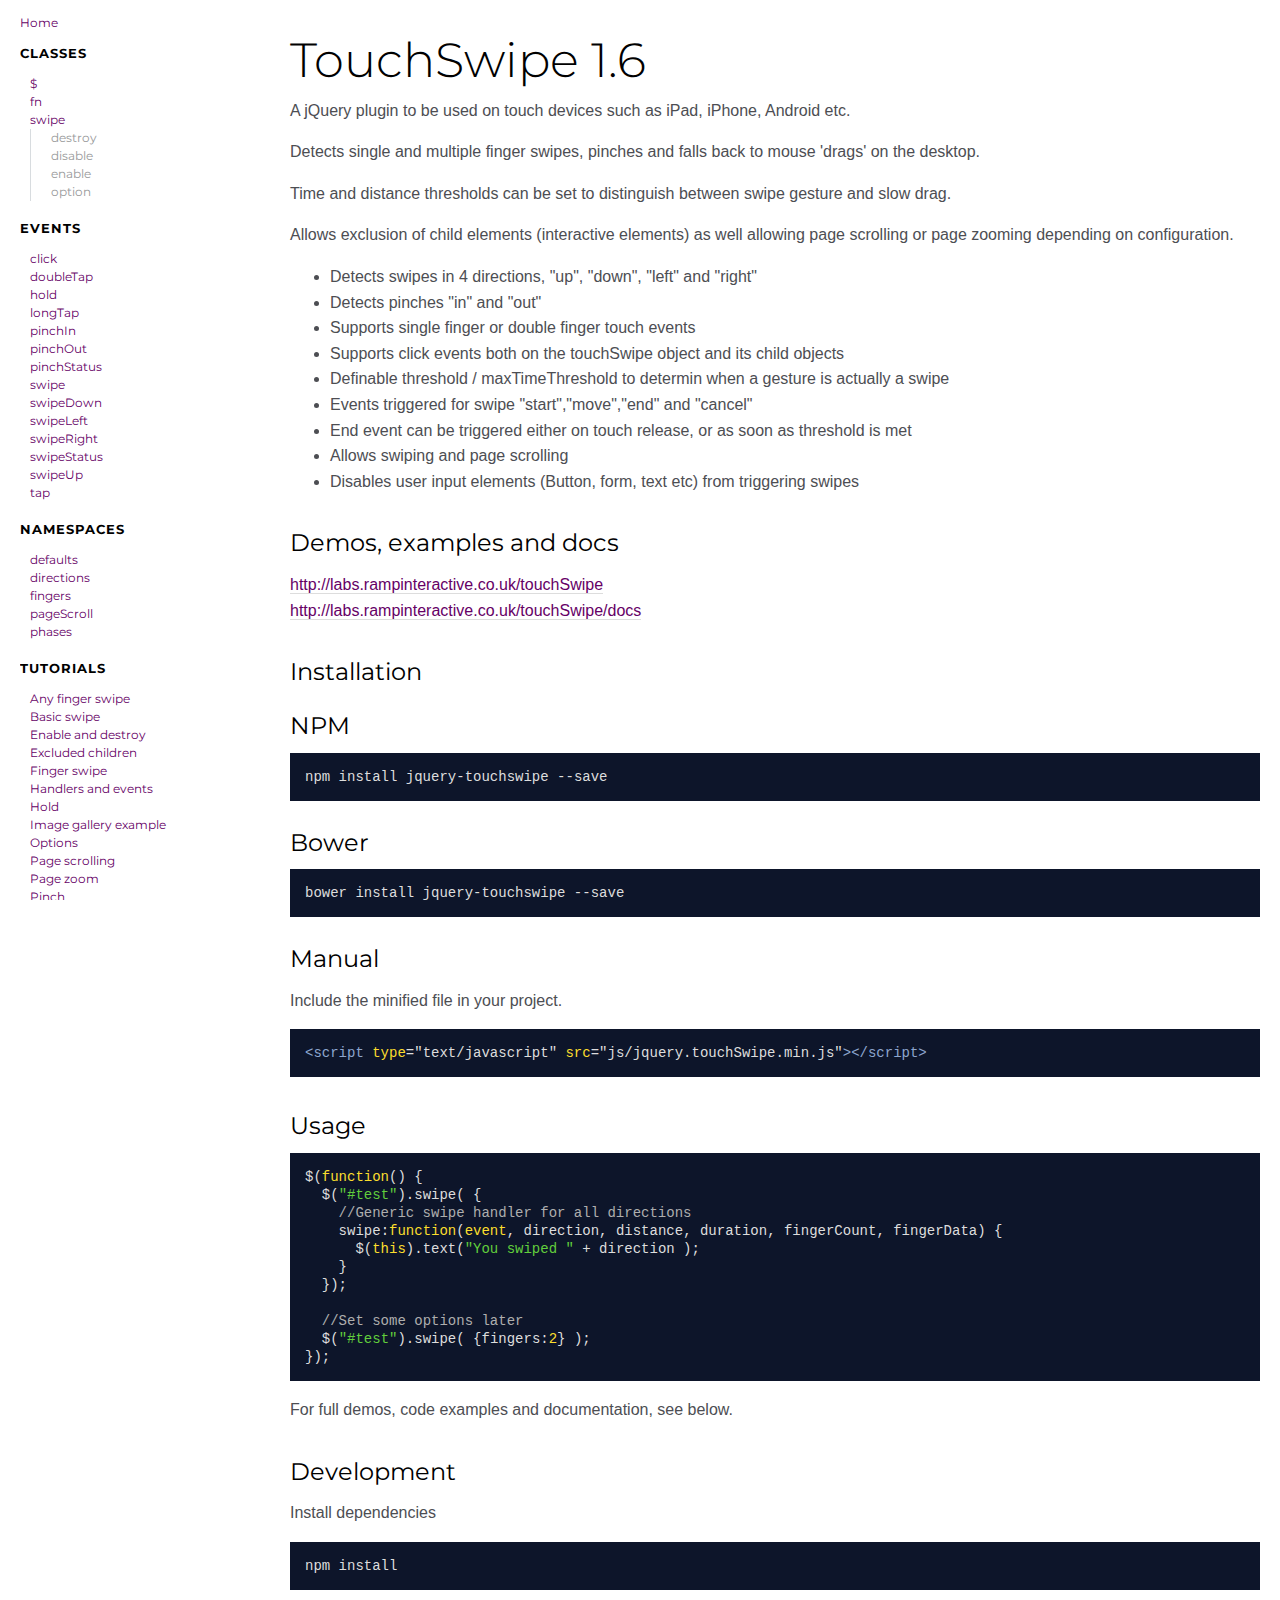
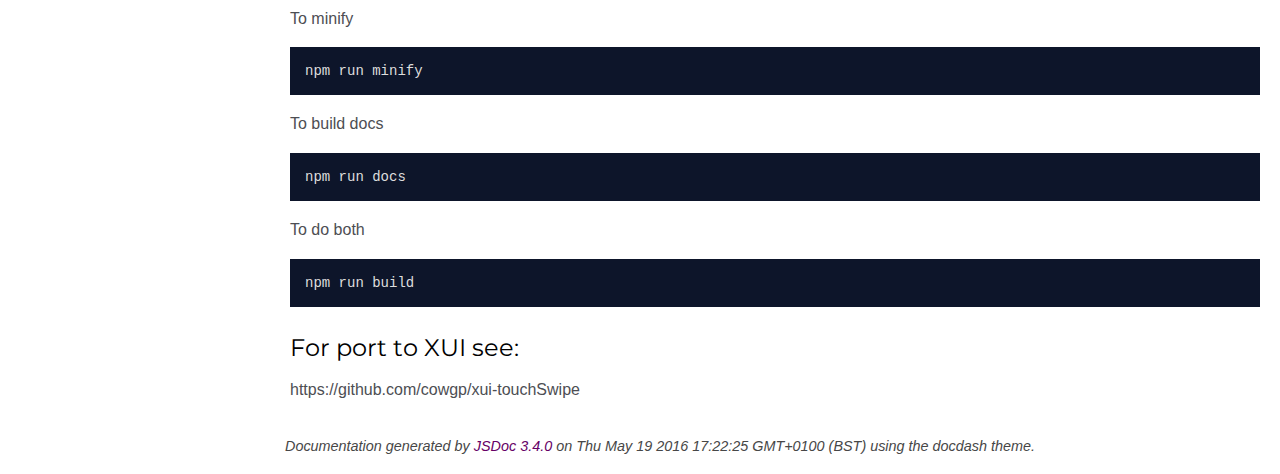
<file: swipe/swipe/docs/index.html>
<!DOCTYPE html>
<html lang="en">
<head>
    <meta charset="utf-8">
    <title>Home - Documentation</title>

    <script src="scripts/prettify/prettify.js"></script>
    <script src="scripts/prettify/lang-css.js"></script>
    <!--[if lt IE 9]>
      <script src="//html5shiv.googlecode.com/svn/trunk/html5.js"></script>
    <![endif]-->
    <link type="text/css" rel="stylesheet" href="https://code.ionicframework.com/ionicons/2.0.1/css/ionicons.min.css">
    <link type="text/css" rel="stylesheet" href="styles/prettify.css">
    <link type="text/css" rel="stylesheet" href="styles/jsdoc.css">
</head>
<body>

<input type="checkbox" id="nav-trigger" class="nav-trigger" />
<label for="nav-trigger" class="navicon-button x">
  <div class="navicon"></div>
</label>

<label for="nav-trigger" class="overlay"></label>

<nav>
    <h2><a href="index.html">Home</a></h2><h3>Classes</h3><ul><li><a href="$.html">$</a></li><li><a href="$.fn.html">fn</a></li><li><a href="$.fn.swipe.html">swipe</a><ul class='methods'><li data-type='method'><a href="$.fn.swipe.html#destroy">destroy</a></li><li data-type='method'><a href="$.fn.swipe.html#disable">disable</a></li><li data-type='method'><a href="$.fn.swipe.html#enable">enable</a></li><li data-type='method'><a href="$.fn.swipe.html#option">option</a></li></ul></li></ul><h3>Events</h3><ul><li><a href="$.fn.swipe.html#event:click">click</a></li><li><a href="$.fn.swipe.html#event:doubleTap">doubleTap</a></li><li><a href="$.fn.swipe.html#event:hold">hold</a></li><li><a href="$.fn.swipe.html#event:longTap">longTap</a></li><li><a href="$.fn.swipe.html#event:pinchIn">pinchIn</a></li><li><a href="$.fn.swipe.html#event:pinchOut">pinchOut</a></li><li><a href="$.fn.swipe.html#event:pinchStatus">pinchStatus</a></li><li><a href="$.fn.swipe.html#event:swipe">swipe</a></li><li><a href="$.fn.swipe.html#event:swipeDown">swipeDown</a></li><li><a href="$.fn.swipe.html#event:swipeLeft">swipeLeft</a></li><li><a href="$.fn.swipe.html#event:swipeRight">swipeRight</a></li><li><a href="$.fn.swipe.html#event:swipeStatus">swipeStatus</a></li><li><a href="$.fn.swipe.html#event:swipeUp">swipeUp</a></li><li><a href="$.fn.swipe.html#event:tap">tap</a></li></ul><h3>Namespaces</h3><ul><li><a href="$.fn.swipe.defaults.html">defaults</a></li><li><a href="$.fn.swipe.directions.html">directions</a></li><li><a href="$.fn.swipe.fingers.html">fingers</a></li><li><a href="$.fn.swipe.pageScroll.html">pageScroll</a></li><li><a href="$.fn.swipe.phases.html">phases</a></li></ul><h3>Tutorials</h3><ul><li><a href="tutorial-Any_finger_swipe.html">Any finger swipe</a></li><li><a href="tutorial-Basic_swipe.html">Basic swipe</a></li><li><a href="tutorial-Enable_and_destroy.html">Enable and destroy</a></li><li><a href="tutorial-Excluded_children.html">Excluded children</a></li><li><a href="tutorial-Finger_swipe.html">Finger swipe</a></li><li><a href="tutorial-Handlers_and_events.html">Handlers and events</a></li><li><a href="tutorial-Hold.html">Hold</a></li><li><a href="tutorial-Image_gallery_example.html">Image gallery example</a></li><li><a href="tutorial-Options.html">Options</a></li><li><a href="tutorial-Page_scrolling.html">Page scrolling</a></li><li><a href="tutorial-Page_zoom.html">Page zoom</a></li><li><a href="tutorial-Pinch.html">Pinch</a></li><li><a href="tutorial-Pinch_and_Swipe.html">Pinch and Swipe</a></li><li><a href="tutorial-Pinch_status.html">Pinch status</a></li><li><a href="tutorial-Single_swipe.html">Single swipe</a></li><li><a href="tutorial-Stop_propegation.html">Stop propegation</a></li><li><a href="tutorial-Swipe_status.html">Swipe status</a></li><li><a href="tutorial-Tap_vs_swipe.html">Tap vs swipe</a></li><li><a href="tutorial-Thresholds.html">Thresholds</a></li><li><a href="tutorial-Trigger_handlers.html">Trigger handlers</a></li><li><a href="tutorial-index_.html">index</a></li></ul>
</nav>

<div id="main">
    

    



    









    


    <section class="readme">
        <article><h1>TouchSwipe 1.6</h1><p>A jQuery plugin to be used on touch devices such as iPad, iPhone, Android etc.</p>
<p>Detects single and multiple finger swipes, pinches and falls back to mouse 'drags' on the desktop.</p>
<p>Time and distance thresholds can be set to distinguish between swipe gesture and slow drag.</p>
<p>Allows exclusion of child elements (interactive elements) as well allowing page scrolling or page zooming depending on configuration.</p>
<ul>
<li>Detects swipes in 4 directions, &quot;up&quot;, &quot;down&quot;, &quot;left&quot; and &quot;right&quot;</li>
<li>Detects pinches &quot;in&quot; and &quot;out&quot;</li>
<li>Supports single finger or double finger touch events</li>
<li>Supports click events both on the touchSwipe object and its child objects</li>
<li>Definable threshold / maxTimeThreshold to determin when a gesture is actually a swipe</li>
<li>Events triggered for swipe &quot;start&quot;,&quot;move&quot;,&quot;end&quot; and &quot;cancel&quot;</li>
<li>End event can be triggered either on touch release, or as soon as threshold is met</li>
<li>Allows swiping and page scrolling</li>
<li>Disables user input elements (Button, form, text etc) from triggering swipes</li>
</ul>
<h2>Demos, examples and docs</h2><p><a href="http://labs.rampinteractive.co.uk/touchSwipe">http://labs.rampinteractive.co.uk/touchSwipe</a><br><a href="http://labs.rampinteractive.co.uk/touchSwipe/docs">http://labs.rampinteractive.co.uk/touchSwipe/docs</a></p>
<h2>Installation</h2><h3>NPM</h3><pre class="prettyprint source lang-bash"><code>npm install jquery-touchswipe --save</code></pre><h3>Bower</h3><pre class="prettyprint source lang-bash"><code>bower install jquery-touchswipe --save</code></pre><h3>Manual</h3><p>Include the minified file in your project.</p>
<pre class="prettyprint source lang-html"><code>&lt;script type=&quot;text/javascript&quot; src=&quot;js/jquery.touchSwipe.min.js&quot;>&lt;/script></code></pre><h2>Usage</h2><pre class="prettyprint source lang-javascript"><code>$(function() {
  $(&quot;#test&quot;).swipe( {
    //Generic swipe handler for all directions
    swipe:function(event, direction, distance, duration, fingerCount, fingerData) {
      $(this).text(&quot;You swiped &quot; + direction );  
    }
  });

  //Set some options later
  $(&quot;#test&quot;).swipe( {fingers:2} );
});</code></pre><p>For full demos, code examples and documentation, see below.</p>
<h2>Development</h2><p>Install dependencies</p>
<pre class="prettyprint source lang-bash"><code>npm install</code></pre><p>To minify</p>
<pre class="prettyprint source lang-bash"><code>npm run minify</code></pre><p>To build docs</p>
<pre class="prettyprint source lang-bash"><code>npm run docs</code></pre><p>To do both</p>
<pre class="prettyprint source lang-bash"><code>npm run build</code></pre><h3>For port to XUI see:</h3><p>https://github.com/cowgp/xui-touchSwipe</p></article>
    </section>






</div>

<br class="clear">

<footer>
    Documentation generated by <a href="https://github.com/jsdoc3/jsdoc">JSDoc 3.4.0</a> on Thu May 19 2016 17:22:25 GMT+0100 (BST) using the docdash theme.
</footer>

<script>prettyPrint();</script>
<script src="scripts/linenumber.js"></script>
</body>
</html>
</file>
<file: swipe/swipe/docs/styles/prettify.css>
.pln {
  color: #ddd;
}

/* string content */
.str {
  color: #61ce3c;
}

/* a keyword */
.kwd {
  color: #fbde2d;
}

/* a comment */
.com {
  color: #aeaeae;
}

/* a type name */
.typ {
  color: #8da6ce;
}

/* a literal value */
.lit {
  color: #fbde2d;
}

/* punctuation */
.pun {
  color: #ddd;
}

/* lisp open bracket */
.opn {
  color: #000000;
}

/* lisp close bracket */
.clo {
  color: #000000;
}

/* a markup tag name */
.tag {
  color: #8da6ce;
}

/* a markup attribute name */
.atn {
  color: #fbde2d;
}

/* a markup attribute value */
.atv {
  color: #ddd;
}

/* a declaration */
.dec {
  color: #EF5050;
}

/* a variable name */
.var {
  color: #c82829;
}

/* a function name */
.fun {
  color: #4271ae;
}

/* Specify class=linenums on a pre to get line numbering */
ol.linenums {
  margin-top: 0;
  margin-bottom: 0;
}
</file>
<file: swipe/swipe/docs/styles/jsdoc.css>
@import url(https://fonts.googleapis.com/css?family=Montserrat:400,700);

* {
  box-sizing: border-box
}

html, body {
  height: 100%;
  width: 100%;
}

body {
  color: #4d4e53;
  background-color: white;
  margin: 0 auto;
  padding: 0 20px;
  font-family: 'Helvetica Neue', Helvetica, sans-serif;
  font-size: 16px;
  line-height: 160%;
}

a,
a:active {
  color: #606;
  text-decoration: none;
}

a:hover {
  text-decoration: none;
}

article a {
  border-bottom: 1px solid #ddd;
}

article a:hover, article a:active {
  border-bottom-color: #222;
}

p, ul, ol, blockquote {
  margin-bottom: 1em;
}

h1, h2, h3, h4, h5, h6 {
  font-family: 'Montserrat', sans-serif;
}

h1, h2, h3, h4, h5, h6 {
  color: #000;
  font-weight: 400;
  margin: 0;
}

h1 {
  font-weight: 300;
  font-size: 48px;
  margin: 1em 0 .5em;
}

h1.page-title {
  font-size: 48px;
  margin: 1em 30px;
}

h2 {
  font-size: 24px;
  margin: 1.5em 0 .3em;
}

h3 {
  font-size: 24px;
  margin: 1.2em 0 .3em;
}

h4 {
  font-size: 18px;
  margin: 1em 0 .2em;
  color: #4d4e53;
}

h4.name {
  color: #fff;
  background: #6d426d;
  box-shadow: 0 .25em .5em #d3d3d3;
  border-top: 1px solid #d3d3d3;
  border-bottom: 1px solid #d3d3d3;
  margin: 1.5em 0 0.5em;
  padding: .75em 0 .75em 10px;
}

h5, .container-overview .subsection-title {
  font-size: 120%;
  letter-spacing: -0.01em;
  margin: 8px 0 3px 0;
}

h6 {
  font-size: 100%;
  letter-spacing: -0.01em;
  margin: 6px 0 3px 0;
  font-style: italic;
}

tt, code, kbd, samp {
  font-family: Consolas, Monaco, 'Andale Mono', monospace;
  background: #f4f4f4;
  padding: 1px 5px;
}

.class-description {
  font-size: 130%;
  line-height: 140%;
  margin-bottom: 1em;
  margin-top: 1em;
}

.class-description:empty {
  margin: 0
}

#main {
  float: right;
  min-width: 360px;
  width: calc(100% - 240px);
}

header {
  display: block
}

section {
  display: block;
  background-color: #fff;
  padding: 0 0 0 30px;
}

.variation {
  display: none
}

.signature-attributes {
  font-size: 60%;
  color: #eee;
  font-style: italic;
  font-weight: lighter;
}

nav {
  float: left;
  display: block;
  width: 250px;
  background: #fff;
  overflow: auto;
  position: fixed;
  height: 100%;
}

nav h3 {
  margin-top: 12px;
  font-size: 13px;
  text-transform: uppercase;
  letter-spacing: 1px;
  font-weight: 700;
  line-height: 24px;
  margin: 15px 0 10px;
  padding: 0;
  color: #000;
}

nav ul {
  font-family: 'Lucida Grande', 'Lucida Sans Unicode', arial, sans-serif;
  font-size: 100%;
  line-height: 17px;
  padding: 0;
  margin: 0;
  list-style-type: none;
}

nav ul a,
nav ul a:active {
  font-family: 'Montserrat', sans-serif;
  line-height: 18px;
  padding: 0;
  display: block;
  font-size: 12px;
}

nav a:hover,
nav a:active {
  color: #606;
}

nav > ul {
  padding: 0 10px;
}

nav > ul > li > a {
  color: #606;
}

nav ul ul {
  margin-bottom: 10px
}

nav ul ul a {
  color: hsl(207, 1%, 60%);
  border-left: 1px solid hsl(207, 10%, 86%);
}

nav ul ul a,
nav ul ul a:active {
  padding-left: 20px
}

nav h2 {
   font-size: 12px;
   margin: 0;
   padding: 0;
}

nav > h2 > a {
   display: block;
   margin: 10px 0 -10px;
   color: #606 !important;
}

footer {
  color: hsl(0, 0%, 28%);
  margin-left: 250px;
  display: block;
  padding: 15px;
  font-style: italic;
  font-size: 90%;
}

.ancestors {
  color: #999
}

.ancestors a {
   color: #999 !important;
}

.clear {
  clear: both
}

.important {
  font-weight: bold;
  color: #950B02;
}

.yes-def {
  text-indent: -1000px
}

.type-signature {
  color: #CA79CA
}

.type-signature:last-child {
  color: #eee;
}

.name, .signature {
  font-family: Consolas, Monaco, 'Andale Mono', monospace
}

.signature {
    color: #fc83ff;
}

.details {
  margin-top: 6px;
  border-left: 2px solid #DDD;
  line-height: 20px;
  font-size: 14px;
}

.details dt {
   width: 120px;
   float: left;
   padding-left: 10px;
}

.details dd {
   margin-left: 70px;
   margin-top: 6px;
   margin-bottom: 6px;
}

.details ul {
   margin: 0
}

.details ul {
   list-style-type: none
}

.details pre.prettyprint {
   margin: 0
}

.details .object-value {
   padding-top: 0
}

.description {
  margin-bottom: 1em;
  margin-top: 1em;
}

.code-caption {
  font-style: italic;
  font-size: 107%;
  margin: 0;
}

.prettyprint {
  font-size: 14px;
  overflow: auto;
}

.prettyprint.source {
  width: inherit;
  line-height: 18px;
  display: block;
  background-color: #0d152a;
  color: #aeaeae;
}

.prettyprint code {
  line-height: 18px;
  display: block;
  background-color: #0d152a;
  color: #4D4E53;
}

.prettyprint > code {
  padding: 15px;
}

.prettyprint .linenums code {
  padding: 0 15px
}

.prettyprint .linenums li:first-of-type code {
  padding-top: 15px
}

.prettyprint code span.line {
  display: inline-block
}

.prettyprint.linenums {
  padding-left: 70px;
  -webkit-user-select: none;
  -moz-user-select: none;
  -ms-user-select: none;
  user-select: none;
}

.prettyprint.linenums ol {
   padding-left: 0
}

.prettyprint.linenums li {
   border-left: 3px #34446B solid;
}

.prettyprint.linenums li.selected, .prettyprint.linenums li.selected * {
   background-color: #34446B;
}

.prettyprint.linenums li * {
   -webkit-user-select: text;
   -moz-user-select: text;
   -ms-user-select: text;
   user-select: text;
}

.params, .props {
  border-spacing: 0;
  border: 1px solid #ddd;
  border-collapse: collapse;
  border-radius: 3px;
  box-shadow: 0 1px 3px rgba(0,0,0,0.1);
  width: 100%;
  font-size: 14px;
  margin: 1em 0;
}

.params .type {
  white-space: nowrap;
}

.params code {
  white-space: pre;
}

.params td, .params .name, .props .name, .name code {
   color: #4D4E53;
   font-family: Consolas, Monaco, 'Andale Mono', monospace;
   font-size: 100%;
}

.params td, .params th, .props td, .props th {
   margin: 0px;
   text-align: left;
   vertical-align: top;
   padding: 10px;
   display: table-cell;
}

.params td {
   border-top: 1px solid #eee
}

.params thead tr, .props thead tr {
   background-color: #fff;
   font-weight: bold;
}

.params .params thead tr, .props .props thead tr {
   background-color: #fff;
   font-weight: bold;
}

.params td.description > p:first-child, .props td.description > p:first-child {
   margin-top: 0;
   padding-top: 0;
}

.params td.description > p:last-child, .props td.description > p:last-child {
   margin-bottom: 0;
   padding-bottom: 0;
}

span.param-type, .params td .param-type, .param-type dd {
   color: #606;
  font-family: Consolas, Monaco, 'Andale Mono', monospace
}

.param-type dt, .param-type dd {
  display: inline-block
}

.param-type {
  margin: 14px 0;
}

.disabled {
  color: #454545
}

/* navicon button */
.navicon-button {
  display: none;
  position: relative;
  padding: 2.0625rem 1.5rem;
  transition: 0.25s;
  cursor: pointer;
  -webkit-user-select: none;
     -moz-user-select: none;
      -ms-user-select: none;
          user-select: none;
  opacity: .8;
}
.navicon-button .navicon:before, .navicon-button .navicon:after {
  transition: 0.25s;
}
.navicon-button:hover {
  transition: 0.5s;
  opacity: 1;
}
.navicon-button:hover .navicon:before, .navicon-button:hover .navicon:after {
  transition: 0.25s;
}
.navicon-button:hover .navicon:before {
  top: .825rem;
}
.navicon-button:hover .navicon:after {
  top: -.825rem;
}

/* navicon */
.navicon {
  position: relative;
  width: 2.5em;
  height: .3125rem;
  background: #000;
  transition: 0.3s;
  border-radius: 2.5rem;
}
.navicon:before, .navicon:after {
  display: block;
  content: "";
  height: .3125rem;
  width: 2.5rem;
  background: #000;
  position: absolute;
  z-index: -1;
  transition: 0.3s 0.25s;
  border-radius: 1rem;
}
.navicon:before {
  top: .625rem;
}
.navicon:after {
  top: -.625rem;
}

/* open */
.nav-trigger:checked + label:not(.steps) .navicon:before,
.nav-trigger:checked + label:not(.steps) .navicon:after {
  top: 0 !important;
}

.nav-trigger:checked + label .navicon:before,
.nav-trigger:checked + label .navicon:after {
  transition: 0.5s;
}

/* Minus */
.nav-trigger:checked + label {
  -webkit-transform: scale(0.75);
          transform: scale(0.75);
}

/* × and + */
.nav-trigger:checked + label.plus .navicon,
.nav-trigger:checked + label.x .navicon {
  background: transparent;
}

.nav-trigger:checked + label.plus .navicon:before,
.nav-trigger:checked + label.x .navicon:before {
  -webkit-transform: rotate(-45deg);
          transform: rotate(-45deg);
  background: #FFF;
}

.nav-trigger:checked + label.plus .navicon:after,
.nav-trigger:checked + label.x .navicon:after {
  -webkit-transform: rotate(45deg);
          transform: rotate(45deg);
  background: #FFF;
}

.nav-trigger:checked + label.plus {
  -webkit-transform: scale(0.75) rotate(45deg);
          transform: scale(0.75) rotate(45deg);
}

.nav-trigger:checked ~ nav {
  left: 0 !important;
}

.nav-trigger:checked ~ .overlay {
  display: block;
}

.nav-trigger {
  position: fixed;
  top: 0;
  clip: rect(0, 0, 0, 0);
}

.overlay {
  display: none;
  position: fixed;
  top: 0;
  bottom: 0;
  left: 0;
  right: 0;
  width: 100%;
  height: 100%;
  background: hsla(0, 0%, 0%, 0.5);
  z-index: 1;
}

@media only screen and (min-width: 320px) and (max-width: 680px) {
  body {
    overflow-x: hidden;
  }

  nav {
    background: #FFF;
    width: 250px;
    height: 100%;
    position: fixed;
    top: 0;
    right: 0;
    bottom: 0;
    left: -250px;
    z-index: 3;
    padding: 0 10px;
    transition: left 0.2s;
  }

  .navicon-button {
    display: inline-block;
    position: fixed;
    top: 1.5em;
    right: 0;
    z-index: 2;
  }

  #main {
    width: 100%;
    min-width: 360px;
  }

  #main h1.page-title {
    margin: 1em 0;
  }

  #main section {
    padding: 0;
  }

  footer {
    margin-left: 0;
  }
}
</file>
